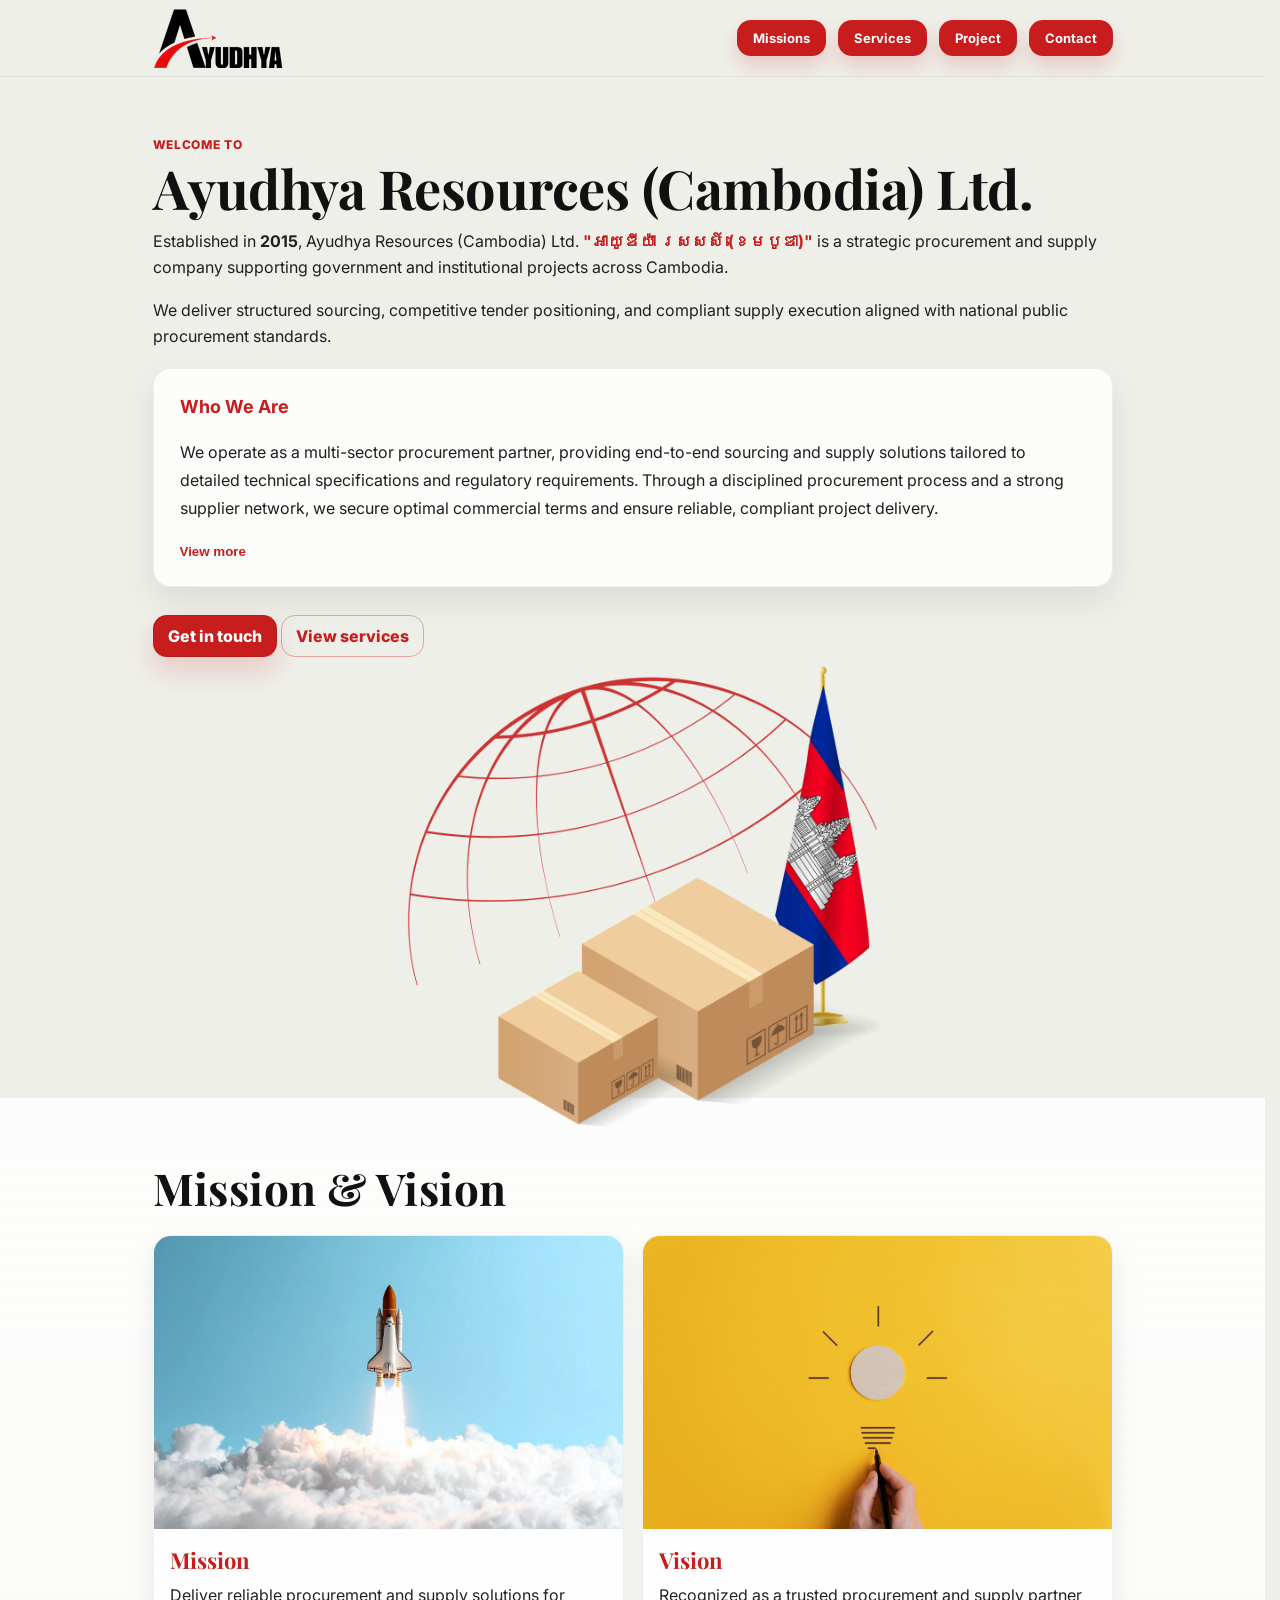
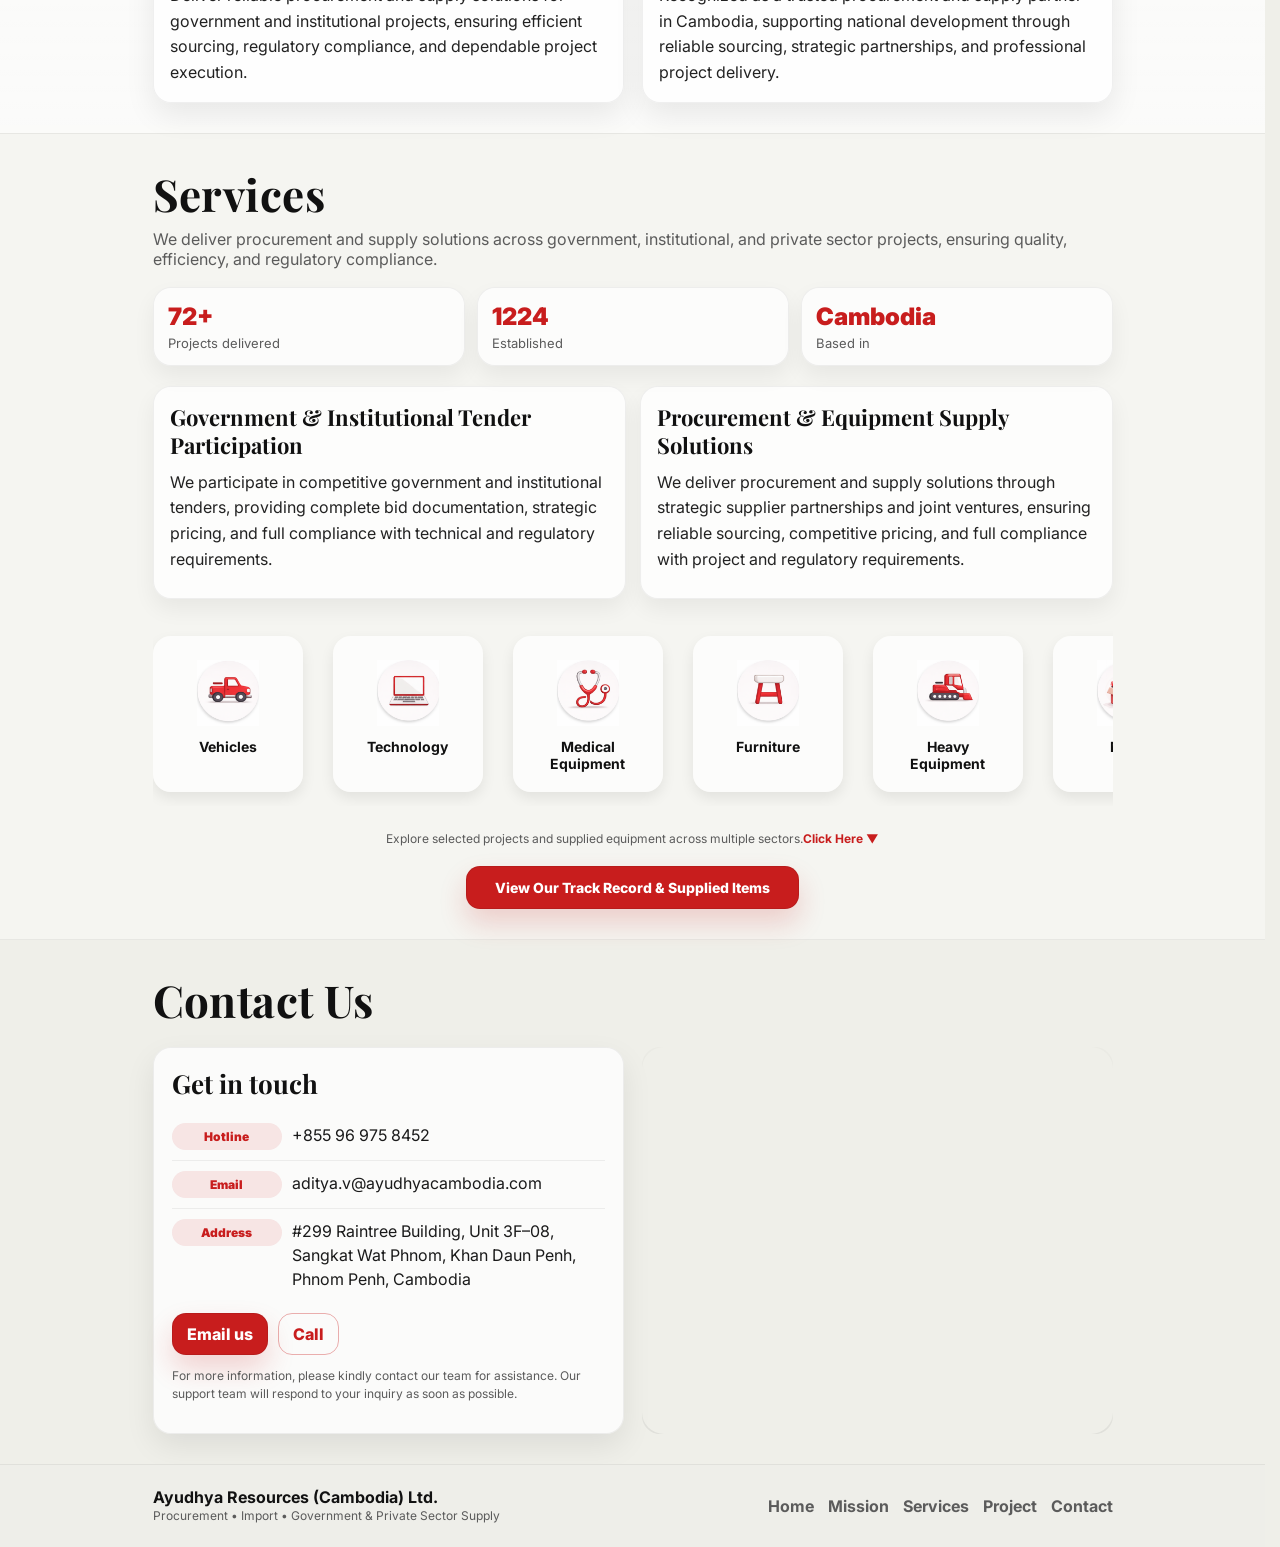
<file: index.html>
<!doctype html>
<html lang="en">
<head>
  <meta charset="utf-8" />
  <meta name="viewport" content="width=device-width, initial-scale=1" />
  <title>Ayudhya Resources (Cambodia) Ltd. | Company Profile</title>
  <meta name="description" content="Ayudhya Resources (Cambodia) Ltd. — trusted supplier providing procurement solutions for government and private sector in Cambodia." />

  <!-- Fonts (safe defaults if blocked) -->
  <link rel="preconnect" href="https://fonts.googleapis.com">
  <link rel="preconnect" href="https://fonts.gstatic.com" crossorigin>
  <link href="https://fonts.googleapis.com/css2?family=Inter:wght@400;600;700&family=Playfair+Display:wght@600;700&display=swap" rel="stylesheet">

  <link rel="stylesheet" href="styles.css" />
</head>
<body>
  <a class="skip" href="#about">Skip to content</a>

  <header class="header">
    <div class="container header__inner">
      <a href="index.html" class="brand">
      <img src="assets/logo.png" alt="Ayudhya Resources Logo" class="brand__logo">
      </a>

      <nav class="nav" aria-label="Primary">
        <a class="pill" href="#mission">Missions</a>
        <a class="pill" href="#goods">Services</a>
        <a class="pill" href="projects.html">Project</a>
        <a class="pill" href="#contact">Contact</a>
      </nav>

     <div class="mobile-menu" id="mobileMenu">
  <span></span>
</div>

    </div>
  </header>

  <main>
    <!-- ABOUT / COMPANY PROFILE -->
    <section id="about" class="section section--hero">
      <div class="container hero">
        <div class="hero__copy">
          <p class="eyebrow">Welcome to</p>
          <h1 class="title">Ayudhya Resources (Cambodia) Ltd.</h1>
          <p class="lead">
  Established in <strong>2015</strong>, Ayudhya Resources (Cambodia) Ltd. <strong class="click-link">"អាយូឌីយ៉ា រសសស៍ (ខេមបូឌា)"</strong> is a strategic procurement and supply company supporting government and institutional projects across Cambodia.
</p>
<p class="lead">
  We deliver structured sourcing, competitive tender positioning, and compliant supply execution aligned with national public procurement standards.
</p>
 <div class="card">
  <h2>Who We Are</h2>

  <p>
We operate as a multi-sector procurement partner, providing end-to-end sourcing and supply solutions tailored to detailed technical specifications and regulatory requirements. Through a disciplined procurement process and a strong supplier network, we secure optimal commercial terms and ensure reliable, compliant project delivery.
</p>

<div class="toggleContent">
  <h2 class="card-subtitle">Our Core Capabilities</h2>
  <p>
  Our core capabilities include strategic procurement and sourcing, competitive tender pricing, and multi-sector supply execution across government and institutional projects. We deliver structured bid positioning, regulatory-compliant documentation, and full end-to-end project coordination—from supplier engagement to logistics, delivery, and final implementation.
  </p>
</div>

<button class="toggleBtn">View more</button>
</div>
        </div>
<div class="hero-cta">
  <a class="btn" href="#contact">Get in touch</a>
  <a class="btn btn--ghost" href="#goods">View services</a>
</div>
</div>
        <div class="hero__visual">
  <div class="hero-graphic">
    <img class="globe-grid" src="assets/red-grid-globe.png" alt="" />
    <img class="boxes-flag" src="assets/boxes-flag.png" alt="Company visual" />
  </div>
</div>
    </div>  
</section>
    <section id="mission" class="section mission-section">
      <div class="container">
        <h2 class="section__title">Mission &amp; Vision</h2>

        <div class="grid2">
          <article class="panel">
            <div class="panel__media" aria-hidden="true">
              <img src="assets/mission.png" alt="Mission" loading="lazy" />
            </div>
            <div class="panel__body">
              <h3>Mission</h3>
              <p>
                Deliver reliable procurement and supply solutions for government and institutional projects, ensuring efficient sourcing, regulatory compliance, and dependable project execution.
              </p>
            </div>
          </article>

          <article class="panel">
            <div class="panel__media" aria-hidden="true">
              <img src="assets/vision.png" alt="Vision" loading="lazy" />
            </div>
            <div class="panel__body">
              <h3>Vision</h3>
              <p>
                Recognized as a trusted procurement and supply partner in Cambodia, supporting national development through reliable sourcing, strategic partnerships, and professional project delivery.
              </p>
            </div>
          </article>
        </div>
      </div>
    </section>

    <!-- GOODS & SERVICES -->
    <section id="goods" class="section section--alt">
      <div class="container">
        <div class="kicker">
          <h2 class="section__title">Services</h2>
          <p class="muted">
            We deliver procurement and supply solutions across government, institutional, and private sector projects, ensuring quality, efficiency, and regulatory compliance.
          </p>
        </div>

        <div class="stats">
          <!-- Edit this number if you want -->
          <div class="stat">
            <div class="stat__num" data-count="100">100+</div>
            <div class="stat__label">Projects delivered</div>
          </div>
          <div class="stat">
            <div class="stat__num" data-count="2015">2015</div>
            <div class="stat__label">Established</div>
            </div>
          <div class="stat">
            <div class="stat__num">Cambodia</div>
            <div class="stat__label">Based in</div>
          </div>
        </div>

        <div class="serviceGrid">
  <article class="service">
    <h3>Government & Institutional Tender Participation</h3>
    <p>
      We participate in competitive government and institutional tenders, providing complete bid documentation, strategic pricing, and full compliance with technical and regulatory requirements.
    </p>
  </article>
  <article class="service">
    <h3>Procurement & Equipment Supply Solutions</h3>
    <p>
      We deliver procurement and supply solutions through strategic supplier partnerships and joint ventures, ensuring reliable sourcing, competitive pricing, and full compliance with project and regulatory requirements.
    </p>
  </article>
</div>
        <div class="supplySlider">
  <div class="sliderTrack">

    <div class="iconCard">
      <div class="iconCircle"><img src="assets/Vehicle.png" alt="Vehicles"></div>
      <p>Vehicles</p>
    </div>

    <div class="iconCard">
      <div class="iconCircle"><img src="assets/Technology.png" alt="Technology"></div>
      <p>Technology</p>
    </div>

    <div class="iconCard">
      <div class="iconCircle"><img src="assets/Medical Equipment.png" alt="Medical Equipment"></div>
      <p>Medical Equipment</p>
    </div>

    <div class="iconCard">
      <div class="iconCircle"><img src="assets/Furniture.png" alt="Furniture"></div>
      <p>Furniture</p>
    </div>

    <div class="iconCard">
      <div class="iconCircle"><img src="assets/Heavy Equipment.png" alt="Heavy Equipment"></div>
      <p>Heavy Equipment</p>
    </div>

    <div class="iconCard">
      <div class="iconCircle"><img src="assets/More.png" alt="More"></div>
      <p>More</p>
    </div>

    <!-- Duplicate for seamless loop -->
    <div class="iconCard">
      <div class="iconCircle"><img src="assets/Vehicle.png" alt="Vehicles"></div>
      <p>Vehicles</p>
    </div>

    <div class="iconCard">
      <div class="iconCircle"><img src="assets/Technology.png" alt="Technology"></div>
      <p>Technology</p>
    </div>

    <div class="iconCard">
      <div class="iconCircle"><img src="assets/Medical Equipment.png" alt="Medical Equipment"></div>
      <p>Medical Equipment</p>
    </div>

    <div class="iconCard">
      <div class="iconCircle"><img src="assets/Furniture.png" alt="Furniture"></div>
      <p>Furniture</p>
    </div>

    <div class="iconCard">
      <div class="iconCircle"><img src="assets/Heavy Equipment.png" alt="Heavy Equipment"></div>
      <p>Heavy Equipment</p>
    </div>

    <div class="iconCard">
      <div class="iconCircle"><img src="assets/More.png" alt="More"></div>
      <p>More</p>
    </div>
    
  </div>
</div>
        <div class="sliderAction">
<p class="track-text">
 Explore selected projects and supplied equipment across multiple sectors.<strong class="click-link">Click Here ▼</strong> 
</p>
<a href="projects.html" class="btn btn--primary">
View Our Track Record & Supplied Items
</a>
</div>
 </section>
    <!-- CONTACT -->
    <section id="contact" class="section">
      <div class="container">
        <h2 class="section__title">Contact Us</h2>

        <div class="contact">
          <div class="contact__card">
            <h3>Get in touch</h3>

            <div class="contact__row">
              <div class="badge">Hotline</div>
              <a class="contact__value" href="tel:+855969758452">+855 96 975 8452</a>
            </div>

            <div class="contact__row">
              <div class="badge">Email</div>
              <a class="contact__value" href="mailto:aditya.v@ayudhyacambodia.com">aditya.v@ayudhyacambodia.com</a>
            </div>

            <div class="contact__row">
              <div class="badge">Address</div>
              <div class="contact__value">
                #299 Raintree Building, Unit 3F–08, Sangkat Wat Phnom, Khan Daun Penh, Phnom Penh, Cambodia
              </div>
            </div>

            <div class="contact__actions">
              <a class="btn" href="mailto:aditya.v@ayudhyacambodia.com?subject=Inquiry%20from%20Website">Email us</a>
              <a class="btn btn--ghost" href="tel:+855969758452">Call</a>
            </div>

            <p class="tiny muted">
              For more information, please kindly contact our team for assistance. Our support team will respond to your inquiry as soon as possible.
            </p>
          </div>

          <div class="contact__media">
  <iframe
    class="frame"
    src="https://www.google.com/maps?q=Raintree+Building,+299,+Wat+Phnom,+Phnom+Penh,+Cambodia&output=embed"
    width="100%"
    height="100%"
    style="border:0;"
    allowfullscreen=""
    loading="lazy">
  </iframe>
</div>
        </div>
      </div>
    </section>
  </main>

  <footer class="footer">
    <div class="container footer__inner">
      <div>
        <strong>Ayudhya Resources (Cambodia) Ltd.</strong>
        <div class="muted tiny">Procurement • Import • Government &amp; Private Sector Supply</div>
      </div>
      <div class="footer__links">
        <a href="#about">Home</a>
        <a href="#mission">Mission</a>
        <a href="#goods">Services</a>
        <a href="projects.html">Project</a>
        <a href="#contact">Contact</a>
      </div>
    </div>
  </footer>

  <script src="script.js"></script>
  
  <button id="backTop" aria-label="Back to top">
<svg viewBox="0 0 24 24" width="18" height="18">
<path d="M6 14l6-6 6 6" stroke="white" stroke-width="2" fill="none" stroke-linecap="round" stroke-linejoin="round"/>
</svg>
</button>

</body>
</html>
</file>
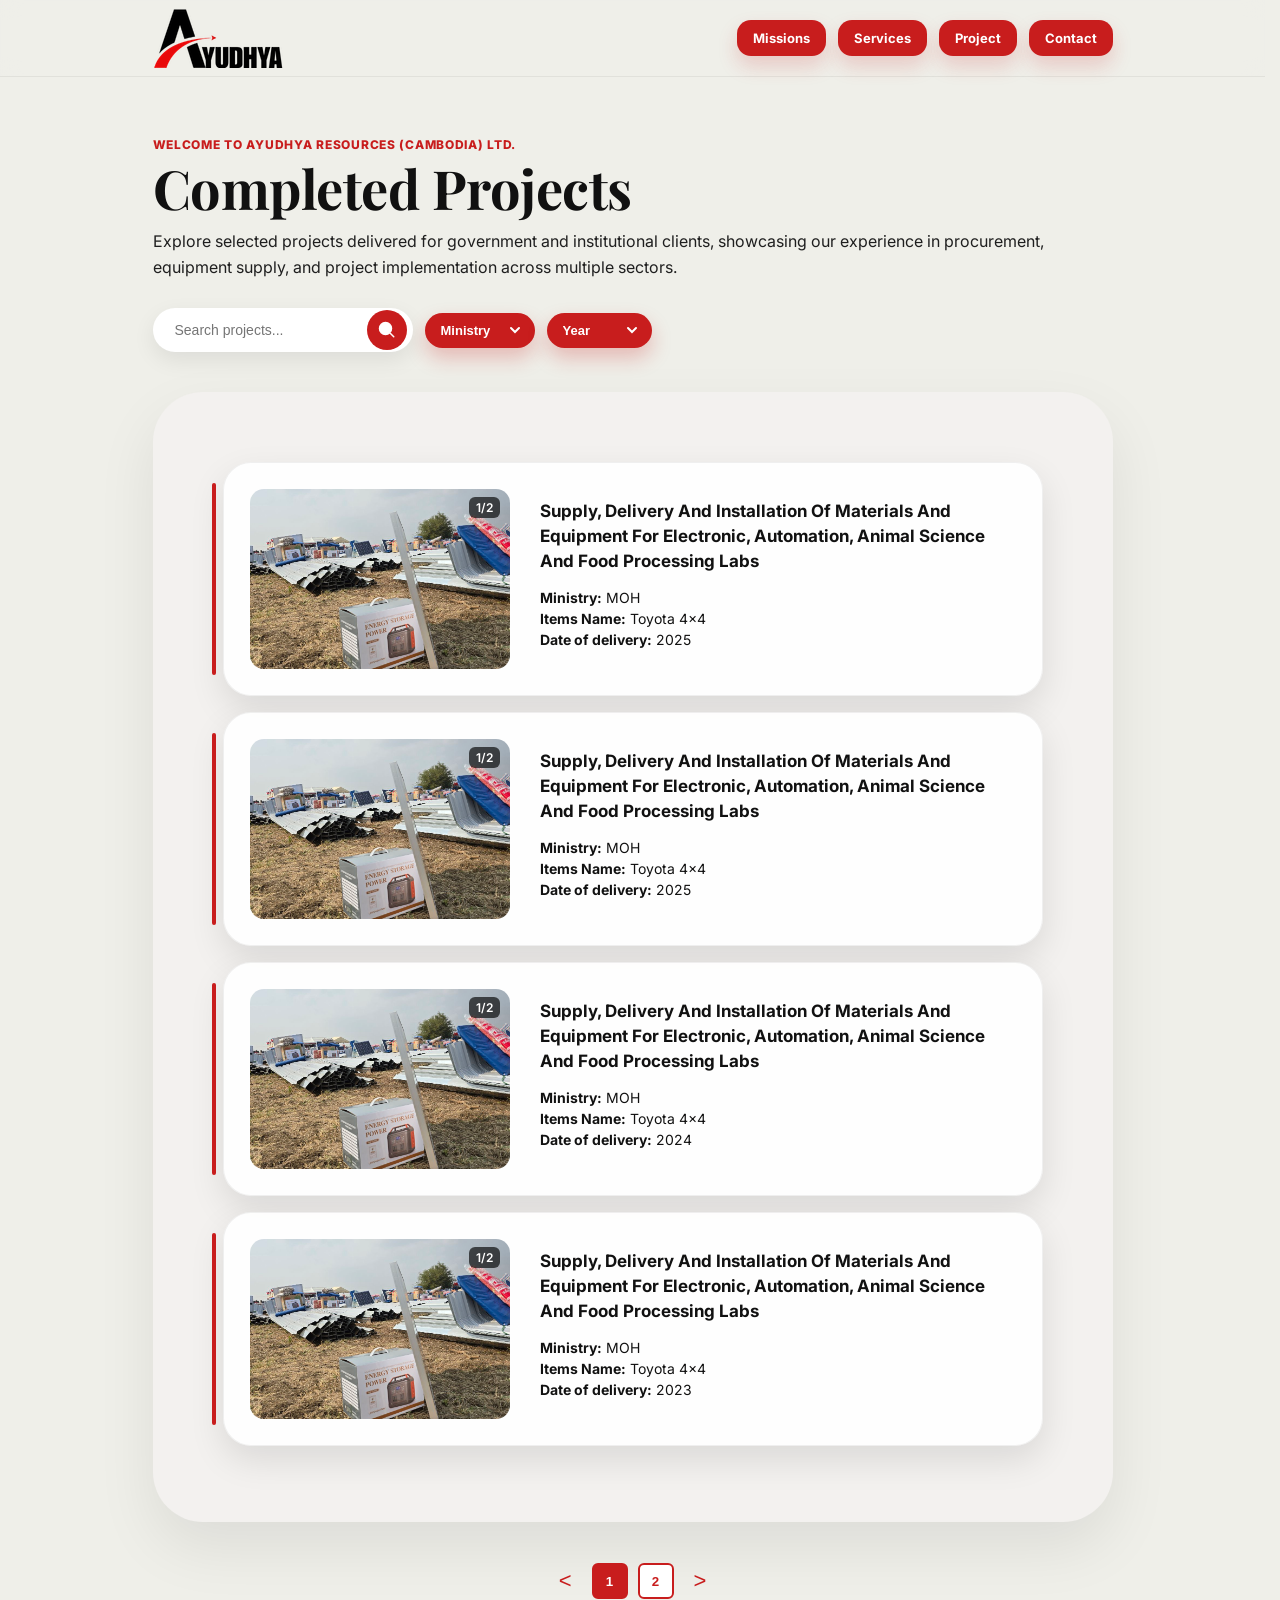
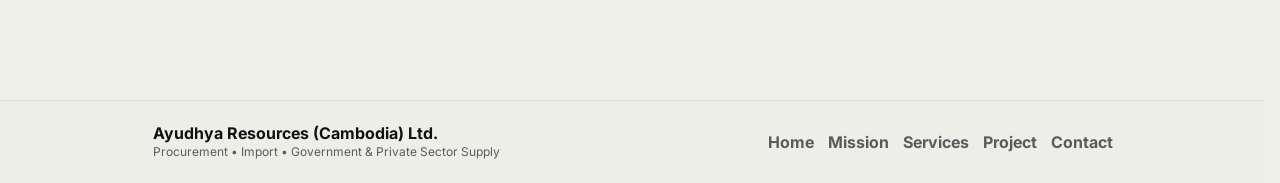
<file: projects.html>
<!doctype html>
<html lang="en">
<head>
  <meta charset="utf-8" />
  <meta name="viewport" content="width=device-width, initial-scale=1" />
  <title>Projects | Ayudhya Resources (Cambodia) Ltd.</title>
  <link rel="preconnect" href="https://fonts.googleapis.com">
<link rel="preconnect" href="https://fonts.gstatic.com" crossorigin>
<link href="https://fonts.googleapis.com/css2?family=Inter:wght@400;600;700&family=Playfair+Display:wght@600;700&display=swap" rel="stylesheet">
  <link rel="stylesheet" href="styles.css" />
</head>

<body>

<header class="header">
  <div class="container header__inner">
    <a href="index.html" class="brand">
      <img src="assets/logo.png" alt="Ayudhya Resources Logo" class="brand__logo">
    </a>

    <nav class="nav">
      <a class="pill" href="index.html#mission">Missions</a>
      <a class="pill" href="index.html#goods">Services</a>
      <a class="pill" href="projects.html">Project</a>
      <a class="pill" href="index.html#contact">Contact</a>
    </nav>

    <div class="mobile-menu" id="mobileMenu">
  <span></span>
</div>

  </div>
</header>

<main>

<section class="projects-hero">
  <div class="container hero">
    <div class="projects-hero__inner">
      <div class="hero__copy">
          <p class="eyebrow">
  Welcome to <span class="company-name">Ayudhya Resources (Cambodia) Ltd.</span>
</p>
          <h1 class="title">Completed Projects</h1>
          <p class="lead">
  Explore selected projects delivered for government and institutional clients, showcasing our experience in procurement, equipment supply, and project implementation across multiple sectors.
</p>
      </div>
      <div class="projects-hero__controls">

  <div class="searchBox">
    <input 
      type="text"
      id="searchInput"
      placeholder="Search projects..."
      autocomplete="off"
    >

    <button id="searchBtn">
      <svg width="18" height="18" viewBox="0 0 24 24" fill="white">
        <path d="M21 21l-4.35-4.35M10 18a8 8 0 100-16 8 8 0 000 16z"
        stroke="white" stroke-width="2" stroke-linecap="round"/>
      </svg>
    </button>
  </div>

  <!-- Ministry filter -->
<select id="ministryFilter" class="filterSelect">
  <option value="" disabled selected hidden>Ministry</option>
  <option value="clear">Clear All</option>
  <option value="MOH">MOH</option>
  <option value="MOYES">MOYES</option>
  <option value="MLMUPC">MLMUPC</option>
  <option value="MAPP">MAPP</option>
</select>

<select id="yearFilter" class="filterSelect">
  <option value="" disabled selected hidden>Year</option>
  <option value="clear">Clear All</option>
  <option value="2025">2025</option>
  <option value="2024">2024</option>
  <option value="2023">2023</option>
</select>

</div>
      </div>
    </div>
  </div>
</section>

    <section class="projects-board">
  <div class="container">
    <div class="board-inner">
      <div class="projectGrid" id="projectGrid">

<!-- Project 1 -->
      <div class="projectCard" data-ministry="MOH" data-year="2024">
      <div class="recordMedia">
          <img class="slide active" src="assets/project-image-1.jpg">
          <img class="slide" src="assets/project-image-1-1.jpg">
          <button class="left">&lt;</button>
          <button class="right">&gt;</button>
      <div class="slideCounter"></div>
      </div>
      <div class="projectInfo">
          <h3>
           Supply, Delivery And Installation Of Materials And Equipment
            For Electronic, Automation, Animal Science And Food Processing Labs
          </h3>
          <p><strong>Ministry:</strong> MOH</p>
          <p><strong>Items Name:</strong> Toyota 4x4</p>
          <p><strong>Date of delivery:</strong> 2025</p>
        </div>
      </div>

<!-- Project 2 -->
      <div class="projectCard" data-ministry="MOH" data-year="2024">
      <div class="recordMedia">
          <img class="slide active" src="assets/project-image-1.jpg">
          <img class="slide" src="assets/project-image-1-1.jpg">
          <button class="left">&lt;</button>
          <button class="right">&gt;</button>
      <div class="slideCounter"></div>
      </div>
      <div class="projectInfo">
          <h3>
           Supply, Delivery And Installation Of Materials And Equipment
            For Electronic, Automation, Animal Science And Food Processing Labs
          </h3>
          <p><strong>Ministry:</strong> MOH</p>
          <p><strong>Items Name:</strong> Toyota 4x4</p>
          <p><strong>Date of delivery:</strong> 2025</p>
        </div>
      </div>

<!-- Project 3 -->
      <div class="projectCard" data-ministry="MOH" data-year="2024">
      <div class="recordMedia">
          <img class="slide active" src="assets/project-image-1.jpg">
          <img class="slide" src="assets/project-image-1-1.jpg">
          <button class="left">&lt;</button>
          <button class="right">&gt;</button>
      <div class="slideCounter"></div>
      </div>
      <div class="projectInfo">
          <h3>
           Supply, Delivery And Installation Of Materials And Equipment
            For Electronic, Automation, Animal Science And Food Processing Labs
          </h3>
          <p><strong>Ministry:</strong> MOH</p>
          <p><strong>Items Name:</strong> Toyota 4x4</p>
          <p><strong>Date of delivery:</strong> 2024</p>
        </div>
      </div>

<!-- Project 4 -->
      <div class="projectCard" data-ministry="MAPP" data-year="2024">
      <div class="recordMedia">
          <img class="slide active" src="assets/project-image-1.jpg">
          <img class="slide" src="assets/project-image-1-1.jpg">
          <button class="left">&lt;</button>
          <button class="right">&gt;</button>
      <div class="slideCounter"></div>
      </div>
      <div class="projectInfo">
          <h3>
           Supply, Delivery And Installation Of Materials And Equipment
            For Electronic, Automation, Animal Science And Food Processing Labs
          </h3>
          <p><strong>Ministry:</strong> MOH</p>
          <p><strong>Items Name:</strong> Toyota 4x4</p>
          <p><strong>Date of delivery:</strong> 2023</p>
        </div>
      </div>

<!-- Project 5 -->
      <div class="projectCard" data-ministry="MLMUPC" data-year="2025">
      <div class="recordMedia">
          <img class="slide active" src="assets/project-image-1.jpg">
          <img class="slide" src="assets/project-image-1-1.jpg">
          <button class="left">&lt;</button>
          <button class="right">&gt;</button>
      <div class="slideCounter"></div>
      </div>
      <div class="projectInfo">
          <h3>
           Supply, Delivery And Installation Of SOLAR PANEL SYSTEM FOR HEALTH CENTERS IN RURAL AREAS
          </h3>
          <p><strong>Ministry:</strong> MOH</p>
          <p><strong>Items Name:</strong> Toyota 4x4</p>
          <p><strong>Date of delivery:</strong> 2025</p>
        </div>
      </div>

<!-- Project 6 -->
      <div class="projectCard" data-ministry="MOYES" data-year="2023">
      <div class="recordMedia">
          <img class="slide active" src="assets/project-image-1.jpg">
          <img class="slide" src="assets/project-image-1-1.jpg">
          <button class="left">&lt;</button>
          <button class="right">&gt;</button>
      <div class="slideCounter"></div>
      </div>
      <div class="projectInfo">
          <h3>
           Supply, Delivery And Installation Of Tables to MOYES
          </h3>
          <p><strong>Ministry:</strong> MOH</p>
          <p><strong>Items Name:</strong> Toyota 4x4</p>
          <p><strong>Date of delivery:</strong> 2023</p>
        </div>
      </div>

<!-- Project 7 -->
      <div class="projectCard" data-ministry="MOH" data-year="2025">
      <div class="recordMedia">
          <img class="slide active" src="assets/project-image-1.jpg">
          <img class="slide" src="assets/project-image-1-1.jpg">
          <button class="left">&lt;</button>
          <button class="right">&gt;</button>
      <div class="slideCounter"></div>
      </div>
      <div class="projectInfo">
          <h3>
           Supply, Delivery And Installation Of 4x4 pickup trucks for MOH
          </h3>
          <p><strong>Ministry:</strong> MOH</p>
          <p><strong>Items Name:</strong> Toyota 4x4</p>
          <p><strong>Date of delivery:</strong> 2025</p>
        </div>
      </div>
      <p id="endMessage" class="endMessage">
You have reached the end of our current project listings. More projects will be added soon.
</p>
      </div>
      <p id="noResults" class="noResults">No projects found.</p>
    </div>
<div class="pagination" id="pagination"></div>
</section>

</main>

<footer class="footer">
  <div class="container footer__inner">
    <div>
      <strong>Ayudhya Resources (Cambodia) Ltd.</strong>
      <div class="muted tiny">Procurement • Import • Government & Private Sector Supply</div>
    </div>
    <div class="footer__links">
<a href="index.html#about">Home</a>
<a href="index.html#mission">Mission</a>
<a href="index.html#goods">Services</a>
<a href="projects.html">Project</a>
<a href="index.html#contact">Contact</a>
      </div>
  </div>
</footer>
<div id="imageViewer" class="imageViewer">

  <span class="viewerClose">&times;</span>

  <button class="viewerPrev">&#10094;</button>

  <div class="viewerContent">
    <img id="viewerImg">
    <div id="viewerCounter"></div>
  </div>

  <button class="viewerNext">&#10095;</button>

</div>

<script src="script.js"></script>

<button id="backTop" aria-label="Back to top">
<svg viewBox="0 0 24 24" width="18" height="18">
<path d="M6 14l6-6 6 6" stroke="white" stroke-width="2" fill="none" stroke-linecap="round" stroke-linejoin="round"/>
</svg>
</button>

</body>
</html>
</file>
<file: styles.css>
:root{
  --bg:#efefe9;
  --paper:#ffffff;
  --ink:#111;
  --muted:#5b5b5b;
  --brand:#c81d1d;
  --brand2:#ff6b9c;
  --ring: rgba(200,29,29,.18);
  --shadow: 0 14px 40px rgba(0,0,0,.12);
  --radius: 18px;
  --max: 1000px;
}

*{box-sizing:border-box}
html{scroll-behavior:smooth}
html{scrollbar-gutter: stable;}
html, body{
  margin:0;
  padding:0;
  width:100%;
}

body{
  min-height:100vh;
  display:flex;
  flex-direction:column;
}
body{
  margin:0;
  font-family: Inter, system-ui, -apple-system, Segoe UI, Roboto, Arial, sans-serif;
  color:var(--ink);
  background: radial-gradient(1200px 800px at 70% 0%, rgba(255,107,156,.18), transparent 60%),
              radial-gradient(900px 700px at 0% 30%, rgba(200,29,29,.12), transparent 55%),
              var(--bg);

  display:flex;
  flex-direction:column;
}

img{max-width:100%; height:auto; display:block}

.container{max-width:var(--max); margin:0 auto; padding:0 20px}

.skip{
  position:absolute; left:-999px; top:auto; width:1px; height:1px; overflow:hidden;
}
.skip:focus{left:20px; top:20px; width:auto; height:auto; padding:10px 12px; background:var(--paper); border-radius:12px; box-shadow:var(--shadow)}

.header{
  position:sticky; top:0; z-index:50;
  backdrop-filter: blur(10px);
  background: rgba(239,239,233,.72);
  border-bottom: 1px solid rgba(0,0,0,.06);
}
.header__inner{display:flex; align-items:center; justify-content:space-between; gap:16px; padding:8px 20px}

.brand{display:flex; align-items:center; gap:12px}
.brand__mark{
  width:42px; height:42px; border-radius:14px;
  display:grid; place-items:center;
  background: linear-gradient(135deg, var(--brand), var(--brand2));
  color:white; font-weight:800; letter-spacing:.02em;
  box-shadow: 0 10px 22px rgba(200,29,29,.25);
}
.brand__name{font-weight:800; letter-spacing:.08em}
.brand__sub{font-size:12px; color:var(--muted)}

.nav{
  display:flex;
  align-items:center;
  gap:12px;
}

.pill{
  display:inline-flex;
  align-items:center;
  justify-content:center;

  height:36px;
  padding:0 16px;

  font-weight:700;
  font-size:13px;
  line-height:1;

  text-decoration:none;
  color:white;
  background:var(--brand);

  border-radius:14px;
  box-shadow:0 10px 20px rgba(200,29,29,.18);
  transition:.2s ease;
}

.pill{
  transition: all .25s ease;
}

.pill:hover{
  transform: translateY(-2px);
  background: var(--brand);
  box-shadow: 0 14px 30px rgba(200,29,29,.45);
  text-shadow: 0 0 8px white;
}

.section{padding:30px 0}

#goods .kicker{
  display:block;
}

#goods .section__title{
  margin-bottom:6px;
}

#goods .muted{
  margin:0 0 18px;
}

.section--hero{
  padding:60px 0 0 0;
  position: relative;
  overflow: visible;
}
.section--alt{background: rgba(255,255,255,.35); border-top:1px solid rgba(0,0,0,.06); border-bottom:1px solid rgba(0,0,0,.06)}

.section__title{
  font-family: "Playfair Display", Georgia, serif;
  font-size: 44px;
  margin:0 0 18px;
  letter-spacing:.01em;
  font-weight: 700;
}

.eyebrow{margin:0 0 8px; color:var(--brand); font-weight:800; letter-spacing:.06em; text-transform:uppercase; font-size:12px}
.title{
  font-family: "Playfair Display", Georgia, serif;
  margin:0 0 12px;
  font-size: 54px;
  line-height:1.06;
  font-weight: 700;
  letter-spacing: -0.5px;
}
.lead{margin:0 0 18px; color:#1f1f1f; line-height:1.6}
.card {
  background: rgba(255,255,255,.78);
  border: 1px solid rgba(0,0,0,.06);
  border-radius: var(--radius);
  padding: 22px 26px;
  box-shadow: 0 14px 34px rgba(0,0,0,.08);
  margin: 16px 0;
  line-height: 1.75;
}
.card h2 {
  margin: 0 0 16px;
  font-size: 18px;
  font-weight: 700;
  color: var(--brand);
}
.card h3 {
  margin: 26px 0 12px;
  padding-top: 20px;
  border-top: 1px solid rgba(0,0,0,.06);
  font-size: 18px;
  font-weight: 700;
  color: var(--brand);
}
.card p {
  margin: 0 0 14px;
  font-size: 16px;
  color: #1f1f1f;
  line-height: 1.75;
}
.card p:last-child {
  margin-bottom: 0;
}
.card img{
  display:block;
  border-bottom:1px solid rgba(0,0,0,0.05);
}

.hero__cta{display:flex; gap:10px; flex-wrap:wrap; margin-top:14px}

.btn{
  display:inline-flex; align-items:center; justify-content:center;
  text-decoration:none;
  border-radius: 14px;
  padding: 10px 14px;
  background: var(--brand);
  color:white;
  font-weight:800;
  border: 1px solid rgba(0,0,0,.08);
  box-shadow: 0 14px 28px rgba(200,29,29,.18);
}
.btn{
  transition: all .25s ease;
}

.btn:hover{
  transform: translateY(-2px);
  background: var(--brand);
  box-shadow: 0 18px 35px rgba(200,29,29,.45);
  text-shadow: 0 0 8px white;
}
.btn--ghost{background:transparent; color:var(--brand); box-shadow:none; border:1px solid rgba(200,29,29,.35); transition: all .25s ease; }

.btn--ghost:hover{
  background:transparent;
  border-color:var(--brand);
  transform: translateY(-2px);
  box-shadow: 0 14px 30px rgba(200,29,29,.35);
}

.frame{
  border-radius: 22px;
  border: 1px solid rgba(0,0,0,.08);
  box-shadow: var(--shadow);
}

.grid2{display:grid; grid-template-columns:1fr 1fr; gap:18px}

.panel{
  border-radius: var(--radius);
  overflow:hidden;
  border: 1px solid rgba(0,0,0,.06);
  background: rgba(255,255,255,.75);
  box-shadow: 0 12px 30px rgba(0,0,0,.08);
}
.panel__media{aspect-ratio: 16 / 10; overflow:hidden}
.panel__media img{width:100%; height:100%; object-fit:cover}
.panel__body{padding:16px}
.panel__body h3{margin:0 0 8px; color:var(--brand); font-size:22px; font-family:"Playfair Display", Georgia, serif}
.panel__body p{margin:0; color:#222; line-height:1.6}

.kicker{display:flex; align-items:flex-end; justify-content:space-between; gap:18px; flex-wrap:wrap}
.muted{color:var(--muted)}

.stats{display:grid; grid-template-columns: repeat(3, 1fr); gap:12px; margin:18px 0 20px}
.stat{background: rgba(255,255,255,.7); border:1px solid rgba(0,0,0,.06); border-radius: var(--radius); padding:14px; box-shadow: 0 10px 22px rgba(0,0,0,.06)}
.stat__num{font-weight:900; font-size:24px}
.stat__label{color:var(--muted); font-size:13px; margin-top:4px}

.serviceGrid{display:grid; grid-template-columns:1fr 1fr; gap:14px; margin-top:8px}
.service{background: rgba(255,255,255,.75); border:1px solid rgba(0,0,0,.06); border-radius: var(--radius); padding:16px; box-shadow: 0 10px 22px rgba(0,0,0,.06)}
.service h3 {margin:0 0 10px;
  font-family:"Playfair Display", Georgia, serif;
  font-size:22px;
  line-height:1.3}
.service p{margin:0 0 10px; color:#222; line-height:1.6}
.link{color:var(--brand); text-decoration:none; font-weight:800}
.link:hover{text-decoration:underline}

.details{margin-top:16px; border-radius: var(--radius); overflow:hidden; border:1px solid rgba(0,0,0,.06); background: rgba(255,255,255,.7)}
.details summary{cursor:pointer; padding:12px 14px; font-weight:800; color:var(--brand)}
.details__body{padding:14px}

.contact{display:grid; grid-template-columns: 1fr 1fr; gap:18px; align-items:stretch;}
.contact__card{background: rgba(255,255,255,.75); border:1px solid rgba(0,0,0,.06); border-radius: var(--radius); padding:18px; box-shadow: 0 12px 30px rgba(0,0,0,.08)}
.contact__card h3{margin:0 0 12px; font-family:"Playfair Display", Georgia, serif; font-size:26px}

.contact__row{display:grid; grid-template-columns: 110px 1fr; gap:10px; align-items:start; padding:10px 0; border-top:1px solid rgba(0,0,0,.06)}
.contact__row:first-of-type{border-top:none}
.badge{display:inline-flex; align-items:center; justify-content:center; padding:6px 10px; border-radius: 999px; background: rgba(200,29,29,.1); color:var(--brand); font-weight:900; font-size:12px}
.contact__value{color:#1a1a1a; line-height:1.5; text-decoration:none}
.contact__value:hover{text-decoration:underline}

.contact__actions{display:flex; gap:10px; margin-top:12px; flex-wrap:wrap}

.tiny{font-size:12px; line-height:1.5}

body{
  margin:0;
  font-family: Inter, system-ui, -apple-system, Segoe UI, Roboto, Arial, sans-serif;
  color:var(--ink);
  background:var(--bg);
}
main{flex:1;}
.footer{
  padding:22px 0;
  border-top:1px solid rgba(0,0,0,.06);
  background: rgba(239,239,233,.95);
}

.footer__inner{display:flex; align-items:center; justify-content:space-between; gap:12px; flex-wrap:wrap}
.footer__links{display:flex; gap:14px; flex-wrap:wrap}
.footer__links a{color:var(--muted); text-decoration:none; font-weight:700}
.footer__links a:hover{color:var(--brand)}
@media (max-width: 980px){
  .hero{grid-template-columns:1fr}
  .hero__visual{order:-1}
  .grid2{grid-template-columns:1fr}
  .serviceGrid{grid-template-columns:1fr}
  .contact{grid-template-columns:1fr}
  .stats{grid-template-columns:1fr}
  .section__title{font-size:34px}
  .title{font-size:38px}
}
.brand {
  display: flex;
  align-items: center;
}

.brand{
  display:flex;
  align-items:center;
  height:60px;        /* same height as logo */
}

.brand__logo{
  height:60px;
  width:auto;
  display:block;
}

.mission-section{
  background: linear-gradient(
    to bottom,
    rgba(255,255,255,0.9),
    rgba(255,255,255,0.75)
  );
  border-top: 1px solid rgba(0,0,0,0.05);
  padding-top: 120px;
  position: relative;
}
/* ===== HERO LAYERED LOOK (like your screenshot) ===== */

.section--hero{
  padding:60px 0 0 0;     /* remove bottom padding */
  position: relative;
  overflow: visible;      /* allow overlap */
}
.hero__visual{
  display:flex;
  align-items:center;
  justify-content:center;
}
.hero-graphic{
  position: relative;
  width: 100%;
  max-width: 480px;       /* the size you want */
  margin-left: 28px;      /* a bit to the right */
  margin-bottom: -40px;   /* overlap into Mission */
}
.globe-grid{
  position:absolute;
  top:10px;
  left:50%;
  transform:translateX(-50%);
  width:110%;
  z-index:1;
}
.boxes-flag{
  position: relative;
  width: 100%;
  z-index: 2;
}
/* Give Mission space so title doesn't collide */
.mission-section{
  padding-top: 60px;
}
.contact__media img{
  width:100%;
  height:100%;
  object-fit:cover;
}

.contact__media{
  border-radius: var(--radius);
  overflow: hidden;
}

.contact__media iframe{
  width:100%;
  height:100%;
  min-height:260px;
  border:0;
  display:block;
}

.recordGrid{
  display:grid;
  grid-template-columns: repeat(2, 1fr);
  gap:18px;
  margin-top:20px;
}

.recordCard{
  background: rgba(255,255,255,.75);
  border:1px solid rgba(0,0,0,.06);
  border-radius: var(--radius);
  padding:22px;
  box-shadow: 0 12px 30px rgba(0,0,0,.08);
  transition: all .3s ease;
  position:relative;
}

.recordCard::before{
  content:"";
  position:absolute;
  left:0;
  top:0;
  bottom:0;
  width:5px;
  background: var(--brand);
  border-radius: 18px 0 0 18px;
}

.recordCard h3{
  margin:0 0 10px;
  font-family:"Playfair Display", Georgia, serif;
  font-size:20px;
  color:var(--brand);
}

.recordCard p{
  margin:0;
  line-height:1.6;
  color:#222;
}

.recordCard:hover{
  transform: translateY(-6px);
  box-shadow: 0 20px 45px rgba(0,0,0,.12);
}

@media (max-width: 980px){
  .recordGrid{
    grid-template-columns: 1fr;
  }
}
.toggleBtn{
  background:none;
  border:none;
  color:var(--brand);
  font-weight:800;
  cursor:pointer;
  padding:0;
  margin-top:8px;
}

.toggleBtn:hover{
  text-decoration:underline;
}

.toggleContent{
  max-height:0;
  overflow:hidden;
  transition:max-height .4s ease;
  margin-top:10px;
}

.toggleContent ul{
  padding-left:18px;
  line-height:1.6;
}

.toggleContent.active{
  max-height:500px;
}
/* ===== Minimal Icon Supply Slider ===== */

.supplySlider {
  overflow: hidden;
  margin-top: 25px; margin-bottom: 25px;
  position: relative;
  padding-top: 12px; padding-bottom: 14px;
}

.sliderTrack {
  display: flex;
  width: max-content;
  animation: scrollIcons 20s linear infinite;
}

.iconCard {
  width: 150px;
  margin-right: 30px;
  text-align: center;
  padding: 20px;
  background: rgba(255,255,255,.75);
  border-radius: 18px;
  box-shadow: 0 6px 14px rgba(0,0,0,.08);
  transition: transform .3s ease;
}

.iconCard:hover {
  transform: translateY(-6px);
}

.iconCircle {
  width: 70px;
  height: 70px;
  margin: 0 auto 12px;
  display: flex;
  align-items: center;
  justify-content: center;
  color: var(--brand);
  font-size: 28px;
  border-radius: 50%;
}

.iconCard p {
  margin: 0;
  font-weight: 700;
  font-size: 14px;
}

@keyframes scrollIcons {
  from { transform: translateX(0); }
  to { transform: translateX(-50%); }
}

.click-link{
  color: var(--brand);
}

/* ===== Professional View More Placement ===== */

.sliderAction{
  margin-top: 0px;
  text-align: center;
}

.sliderAction .btn{
  padding: 12px 28px;
  border-radius: 14px; /* same as Get in touch */
  font-size: 14px;
}

.track-text{
  margin-bottom:20px; margin-top:0px;
  color:var(--muted);
  font-size:12px;
  text-align:center;
}
.moreContent{
  max-height: 0;
  overflow: hidden;
  transition: max-height .5s ease;
  margin-top: 30px;
}

.moreContent.active{
  max-height: 600px;
}

.morePlaceholder{
  background: rgba(255,255,255,.9);
  border-radius: 18px;
  padding: 40px;
  box-shadow: 0 12px 30px rgba(0,0,0,.08);
  width: 100%;
  text-align: center;
  color: var(--muted);
  font-style: italic;
}
.morePlaceholder{
  border: 1px solid rgba(0,0,0,.06);
}
/* ===== CORE CAPABILITIES ===== */
.capGrid{
  display:grid;
  grid-template-columns: repeat(2, 1fr);
  gap:18px;
  margin-top:30px;
}

.capCard{
  background: rgba(255,255,255,.8);
  border:1px solid rgba(0,0,0,.06);
  border-radius: var(--radius);
  box-shadow: 0 12px 30px rgba(0,0,0,.08);
  overflow:hidden;
  transition: box-shadow .3s ease;
}

.capCard.active{
  box-shadow: 0 18px 45px rgba(0,0,0,.12);
}

.capHeader{
  width:100%;
  background:none;
  border:none;
  padding:20px 22px;
  display:flex;
  justify-content:space-between;
  align-items:center;
  cursor:pointer;
  font-family:"Playfair Display", Georgia, serif;
  font-size:18px;
  font-weight:600;
  color:var(--brand);
}
.capIcon{
  font-size:16px;
  transition: transform .3s ease;
  display:inline-block;
}
.capCard.active .capIcon{
  transform: rotate(90deg);
}
.capContent{
  max-height:0;
  overflow:hidden;
  transition: max-height .4s ease;
  padding: 0 22px;
}

.capCard.active .capContent{
  max-height:400px;
  padding-bottom:20px;
}

.capContent p{
  margin:0 0 12px;
  line-height:1.6;
  color:#222;
}

.capContent ul{
  margin:0;
  padding-left:18px;
  line-height:1.6;
}
.card,
.service,
.panel,
.recordCard,
.capItem,
.contact__card,
.iconCard {
  transition: transform .25s ease, box-shadow .25s ease;
}

.card:hover,
.service:hover,
.panel:hover,
.contact__card:hover {
  transform: translateY(-4px);
  box-shadow: 0 18px 40px rgba(0,0,0,.10);
}
.hero-cta {
  margin-top: 28px;
}
.capabilities {
  padding-top: 20px;
  padding-bottom: 60px;
  margin-bottom: 18px;
}
.capabilities .section__title {
  margin-bottom: 28px;
}
/* Fix hero alignment consistency */
.hero__copy {
  padding-left: 0;
  margin-left: 0;
}
.capabilities .container {
  padding-right: 0px;
  max-width: 1000px;
}
.view-more {
  color: var(--brand);
  font-weight: 600;
  text-decoration: none;
  margin-left: 6px;
  font-size: 14px;
}

.view-more:hover {
  text-decoration: underline;
}
.card-subtitle {
  margin: 20px 0 8px;
  color: var(--brand);
  font-size: 18px;
  font-weight: 700;
}
.toggleContent ul {
  margin: 8px 0 0;
  padding-left: 20px;
}

.toggleContent li {
  margin-bottom: 6px;
  line-height: 1.6;
  color: #202020;
}
.toggleContent {
  font-size: 16px;        /* match your paragraph size */
  color: #202020;
}

.toggleContent ul {
  margin: 8px 0 0;
  padding-left: 20px;
}

.toggleContent li {
  margin-bottom: 6px;
  line-height: 1.6;
}
.card-subtitle {
  margin: 22px 0 12px;   /* more space above and below */
  color: var(--brand);
  font-size: 18px;
  font-weight: 700;
}

.card .capParagraph {
  margin-top: 6px;
  line-height: 1.75;     /* increase from 1.6 */
  font-size: 16px;
}
/* ===== SCROLLABLE PROJECT BOARD ===== */

.recordBoard {
  background: rgba(255,255,255,.95);
  border-radius: 22px;
  padding: 22px 24px;
  border: 1px solid rgba(0,0,0,.06);
  box-shadow: 0 14px 40px rgba(0,0,0,.08);

  max-height: 600px;   /* fixed clean height */
  overflow-y: auto;
}

/* Custom Scrollbar */
.recordBoard::-webkit-scrollbar {
  width: 8px;
}
.recordBoard::-webkit-scrollbar-thumb {
  background: rgba(200,29,29,.4);
  border-radius: 10px;
}

/* Grid */
.recordGrid {
  display: grid;
  grid-template-columns: 1fr;
  gap: 26px;
}

.recordItem {
  display: flex;
  gap: 30px;
  align-items: stretch;  /* important */
  background: rgba(255,255,255,.95);
  border-radius: 22px;
  padding: 22px;
}

.recordItem:hover {
  transform: translateY(-4px);
  box-shadow: 0 18px 40px rgba(0,0,0,.10);
}



.recordMedia img {
  width: 100%;
  height: 100%;
  object-fit: cover;
}
/* Slides */
.slideContainer {
  width: 100%;
  height: 100%;
  position: relative;
}

.slide {
  position: absolute;
  width: 100%;
  height: 100%;
  opacity: 0;
  transition: opacity .4s ease;
  display: flex;
  align-items: center;
  justify-content: center;
}

.slide.active {
  opacity: 1;
}

.placeholderSlide {
  background: linear-gradient(135deg, #6a6a6a, #4f4f4f);
  color: rgba(255,255,255,.6);
  font-weight: 600;
  font-size: 13px;
  letter-spacing: .05em;
  text-transform: uppercase;
}

/* Arrows */
.arrow {
  position: absolute;
  top: 50%;
  transform: translateY(-50%);
  background: rgba(0,0,0,.3);
  border: none;
  color: white;
  font-size: 18px;
  padding: 6px 10px;
  cursor: pointer;
  border-radius: 50%;
  z-index: 5;
}

.arrow.left { left: 10px; }
.arrow.right { right: 10px; }

/* Counter */
.slideCounter {
  position: absolute;
  top: 12px;
  right: 14px;
  background: rgba(0,0,0,.55);
  color: white;
  font-size: 12px;
  padding: 4px 10px;
  border-radius: 20px;
  font-weight: 600;
}

/* ===== INFO (CLEAN STRUCTURE) ===== */

.recordInfo {
  flex: 1;
  display: flex;
  flex-direction: column;
  text-align: left;
}

.projectTitle {
  font-family: "Playfair Display", Georgia, serif;
  font-size: 24px;
  line-height: 1.35;
  margin: 0 0 14px;
  font-weight: 700;
  color: var(--ink);
}

.projectDetail {
  margin: 4px 0;
  font-size: 16px;
  color: #333;
  line-height: 1;
}

.projectDetail strong {
  font-weight: 600;
  margin-right: 6px;   /* small clean spacing only */
}
/* Responsive */
@media (max-width: 980px) {
  .recordGrid {
    grid-template-columns: 1fr;
  }
}
.page-title {
  text-align: center;
  margin-bottom: 60px;
}

.project-controls {
  display: flex;
  justify-content: space-between;
  gap: 20px;
  margin-bottom: 50px;
}

.project-controls input,
.project-controls select {
  padding: 12px 18px;
  border-radius: 30px;
  border: 1px solid #ddd;
  font-family: inherit;
}

@media (max-width: 900px) {
  .projectGrid {
    grid-template-columns: 1fr;
  }

  .project-controls {
    flex-direction: column;
  }
}
/* ===============================
   PROJECT HERO SECTION
================================ */

.projects-hero {
  padding: 60px 0 0px;
  background: transparent;
}

.projects-hero__inner {
  display: block;
}

.projects-hero__text {
  max-width: 650px;
}

.projects-title {
  font-family: "Playfair Display", serif;
  font-size: 3.4rem;
  line-height: 1.1;
}

.projects-desc {
  color: var(--muted);
  line-height: 1.6;
}

.projects-hero__controls {
  display: flex;
  align-items: center;
  gap: 16px;
  margin-top: 28px;
}

.projects-hero__controls input {
  width: 260px;
  padding: 14px 22px;
  border-radius: 40px;
  border: none;
  background: white;
  box-shadow: 0 8px 22px rgba(0,0,0,.08);
  font-size: 14px;
}

.projects-hero__controls input:focus {
  outline: none;
  box-shadow: 0 0 0 4px var(--ring);
}


@media (max-width: 980px) {
  .projects-hero__inner {
    grid-template-columns: 1fr;
  }

  .projects-hero__controls {
    justify-content: flex-start;
    margin-top: 30px;
  }
}
/* ===== PROJECT BOARD WRAPPER ===== */

.projects-board {
  padding: 40px 0 100px;
}

.board-inner{
  background:#f3f1ef;
  border-radius:50px;
  padding:70px;
  box-shadow:0 25px 60px rgba(0,0,0,.08);
}

/* Desktop fixed board */
@media (min-width:769px){

  .board-inner{
    height:1130px;
    overflow:hidden;
  }

}

/* ===== Search Box ===== */

.searchBox{
  position:relative;
  width:260px;
}

.searchBox input{
  width:100%;
  padding:14px 50px 14px 22px;
  border-radius:40px;
  border:none;
  background:white;
  box-shadow:0 8px 22px rgba(0,0,0,.08);
  font-size:14px;
}

.searchBox button{
  position:absolute;
  right:6px;
  top:50%;
  transform:translateY(-50%);
  width:40px;
  height:40px;

  border:none;
  border-radius:50%;

  background:var(--brand);
  color:white;
  font-size:18px;
  cursor:pointer;

  display:flex;
  align-items:center;
  justify-content:center;
}

.searchBox button:hover{
  filter:brightness(1.1);
}
.noResults{
  display:none;
  text-align:center;
  margin-top:40px;
  font-size:16px;
  color:#777;
}
.projectGrid{
  display:grid;
  grid-template-columns:1fr;
  gap:16px;
}

/* CARD */

.projectCard{
  display:flex;
  align-items:flex-start;
  gap:30px;

  padding:26px;
  border-radius:28px;

  background:rgba(255,255,255,.92);
  border:1px solid rgba(0,0,0,.06);

  box-shadow:0 14px 35px rgba(0,0,0,.10);

  transition:transform .3s ease, box-shadow .3s ease;
  position:relative;
}

.projectCard::before{
  content:"";
  position:absolute;
  left:-12px;
  top:20px;
  bottom:20px;
  width:4px;
  background:var(--brand);
  border-radius:10px;
}

.projectCard:hover{
  transform: translateY(-8px);
  box-shadow: 0 26px 65px rgba(0,0,0,.18);
}

.projectCard{
  opacity: 0;
  transition: transform .3s ease, box-shadow .3s ease, opacity .3s ease;
}

.projectCard.page-animate{
  animation: pageCardFade .45s ease forwards;
}

@keyframes pageCardFade{
  from{
    opacity: 0;
  }
  to{
    opacity: 1;
  }
}

.projectCard:hover{
  transform: translateY(-8px);
  box-shadow: 0 26px 65px rgba(0,0,0,.18);
}

/* IMAGE */

.projectImage{
  flex:0 0 320px;
  position:relative;
  overflow:hidden;
  border-radius:18px;
}

.projectImage img{
  width:320px;
  height:220px;
  object-fit:cover;
  transition:transform .4s ease;
}

.projectCard:hover .projectImage img{
  transform:scale(1.03);
}

/* TEXT */

.projectInfo{
  flex:1;
  display:flex;
  flex-direction:column; margin-top:10px;
}

.projectInfo h3{
  margin:0 0 14px;
  font-size:17px;
  font-weight:700;
  line-height:1.45;
  font-family: Inter, system-ui, sans-serif;
}

.projectInfo p{
  margin:2px 0;
  font-size:14px;
}

/* LINK */

.viewImage{
  position:absolute;
  right:26px;
  bottom:22px;

  padding:8px 16px;
  border-radius:14px;

  background:rgba(0,0,0,.05);
  color:#111;

  text-decoration:none;
  font-weight:600;
  font-size:13px;

  transition:.2s ease;
}

.viewImage:hover{
  background:var(--brand);
  color:white;
}

.viewImage:hover{
  text-decoration:underline;
}

.projects-hero__controls{
  display:flex;
  align-items:center;
  gap:12px;
  margin-top:28px;
}

.filterSelect{
  padding:10px 36px 10px 16px;
  border-radius:30px;
  border:none;

  background:var(--brand);
  color:white;

  font-size:13px;
  font-weight:600;

  box-shadow:0 10px 20px rgba(200,29,29,.25);
  cursor:pointer;

  appearance:none;
  -webkit-appearance:none;
  -moz-appearance:none;

  background-image:url("data:image/svg+xml,%3Csvg xmlns='http://www.w3.org/2000/svg' width='12' height='8' viewBox='0 0 12 8'%3E%3Cpath d='M2 2l4 4 4-4' stroke='white' stroke-width='2' fill='none' stroke-linecap='round'/%3E%3C/svg%3E");
  background-repeat:no-repeat;
  background-position:right 14px center;
  background-size:12px;
}
/* Dropdown options */
.filterSelect option{
  background-color: #ffffff;
  color: #111;
}

/* Selected option */
.filterSelect option:checked{
  background-color: #ffffff;
  color: #111;
}
/* Remove default highlight where possible */
.filterSelect option:hover{
  background-color: #f2f2f2;
  color: #111;
}
.filterSelect:focus{
  outline:none;
  box-shadow:0 0 0 4px var(--ring);
}

/* PAGINATION */

.pagination{
  display:flex;
  justify-content:center;
  align-items:center;
  gap:10px;
  margin-top:40px;
}

.page-btn{
  width:36px;
  height:36px;
  border:2px solid var(--brand);
  background:white;
  color:var(--brand);
  font-weight:600;
  border-radius:6px;
  cursor:pointer;
  transition:0.2s;
}

.page-btn:hover{
  background:var(--brand);
  color:white;
}

.page-btn.active{
  background:var(--brand);
  color:white;
}

.page-next{
  border:none;
  background:none;
  font-size:22px;
  color:var(--brand);
  cursor:pointer;
}

.dots{
  color:var(--brand);
  font-weight:600;
}
.page-nav{
  border:none;
  background:none;
  font-size:22px;
  color:var(--brand);
  cursor:pointer;
  padding:6px 10px;
}
/* Image slider container */
.recordMedia{
  position: relative;
  width: 260px;
  height: 180px;
  overflow: hidden;
  border-radius: 14px;
  flex-shrink: 0;
}

.recordMedia .slide.active{
  display: block;
}

/* Arrow buttons */
.recordMedia button{
  position: absolute;
  top: 50%;
  transform: translateY(-50%);
  background: rgba(255,255,255,0.9);
  border: none;
  padding: 4px 8px;
  font-size: 14px;
  cursor: pointer;
  border-radius: 6px;
  transition: all .2s ease;
  opacity: 0;
}

/* Show arrows on hover */
.recordMedia:hover button{
  opacity: 1;
}

/* Arrow positions */
.recordMedia .left{
  left: 8px;
}

.recordMedia .right{
  right: 8px;
}

/* Arrow hover */
.recordMedia button:hover{
  background: white;
  transform: translateY(-50%) scale(1.05);
}

/* Image counter */
.slideCounter{
  position: absolute;
  top: 8px;
  right: 10px;
  background: rgba(0,0,0,.65);
  color: white;
  font-size: 12px;
  padding: 3px 7px;
  border-radius: 6px;
  font-weight: 600;
}

/* Zoom effect */
.projectCard:hover .recordMedia .slide{
  transform: scale(1.04);
}

.recordMedia .slide{
  position:absolute;
  width:100%;
  height:100%;
  object-fit:cover;
  display:none;
  transition: transform .4s ease;
}

.imageViewer{
  position:fixed;
  inset:0;
  background:rgba(0,0,0,.92);
  display:none;
  align-items:center;
  justify-content:center;
  z-index:9999;
}

.viewerContent{
  text-align:center;
  animation:fadeIn .35s ease;
}

.viewerContent img{
  max-width:90vw;
  max-height:85vh;
  border-radius:14px;
  box-shadow:0 30px 80px rgba(0,0,0,.6);
}

#viewerCounter{
  margin-top:14px;
  color:white;
  font-size:14px;
  letter-spacing:.08em;
  opacity:.8;
}

.viewerClose{
  position:absolute;
  top:30px;
  right:40px;
  font-size:38px;
  color:white;
  cursor:pointer;
}

.viewerPrev,
.viewerNext{
  position:absolute;
  top:50%;
  transform:translateY(-50%);
  font-size:42px;
  color:white;
  background:none;
  border:none;
  cursor:pointer;
  padding:12px;
  opacity:.7;
  transition:.2s;
}

.viewerPrev:hover,
.viewerNext:hover{
  opacity:1;
}

.viewerPrev{ left:40px; }
.viewerNext{ right:40px; }

@keyframes fadeIn{
  from{opacity:0; transform:scale(.96);}
  to{opacity:1; transform:scale(1);}
}

.mobile-menu{
  display:none;
}

/* =================================
   MOBILE OPTIMIZATION
   Does NOT affect desktop
================================= */

@media (max-width:768px){

/* Container spacing */
.container{
  padding-left:20px;
  padding-right:20px;
}

/* Header */

.header__inner{
  padding:10px 16px;
}

.brand__logo{
  height:54px;
}

/* Hide desktop nav if needed later */
/*
.nav{
  display:none;
}
*/

/* HERO */

.hero__copy{
  margin-top:0;
}

.title{
  font-size:36px;
  line-height:1.2;
}

.section__title{
  font-size:32px;
}

/* HERO GRAPHIC */

.hero-graphic{
  max-width:320px;
  margin-left:0;
  margin-bottom:-20px;
}

/* STATS */

.stats{
  grid-template-columns:1fr;
}

/* SERVICE GRID */

.serviceGrid{
  grid-template-columns:1fr;
}

/* CAPABILITIES */

.capGrid{
  grid-template-columns:1fr;
}

/* RECORD ITEMS */

.recordItem{
  flex-direction:column;
  gap:16px;
}

.recordMedia{
  width:100%;
  height:200px;
}

/* MOBILE PROJECT CARD LAYOUT */

.projectCard{
  flex-direction:row;
  align-items:flex-start;
  gap:16px;
  padding:16px;
}

.recordMedia{
  flex:0 0 150px;
  width:150px;
  height:140px;
  min-height:150px;
  border-radius:18px;
  overflow:hidden;
}

.recordMedia .slide{
  width:100%;
  height:100%;
  object-fit:cover;
}

.projectInfo{
  flex:1;
  display:flex;
  flex-direction:column;
}

.projectInfo h3{
  margin:0 0 10px;
  font-size:14px;
  line-height:1.35;
}

.projectInfo p{
  margin:2px 0;
  font-size:12px;
}

/* REMOVE RED LINE ON MOBILE */

.projectCard::before{
  display:none;
}

/* EXPAND CARD WIDTH */

.projectCard{
  padding:14px;
}

/* PROJECT HERO CONTROLS */

.projects-hero__controls{
  flex-direction:column;
  align-items:stretch;
}

.projects-hero__controls input{
  width:100%;
}

.searchBox{
  width:100%;
}

/* BOARD */

.board-inner{
  padding:18px;
}

/* MOBILE — remove extra board height */

.board{
  min-height:auto;
}

.board-inner{
  min-height:auto;
}

/* MOBILE — smaller pagination */

.pagination{
  gap:8px;
}

.page-btn,
.page-nav{
  width:30px;
  height:30px;
  font-size:13px;
  border-radius:8px;
}

.page-nav{
  width:28px;
}

/* MOBILE — remove large empty space under pagination */

.projects-board{
  padding:20px 0 20px;
}

.board-inner{
  min-height:auto;
  height:auto;
  padding:18px 18px 18px;
}

/* MOBILE PROJECT CARD TYPOGRAPHY */

.projectInfo h3{
  font-size:10px;
  line-height:1.2;
  margin-bottom:8px;
}

.projectInfo p{
  font-size:7px;
  line-height:1.2;
}

.projectDetail{
  font-size:7px;
}

/* CONTACT */

.contact{
  grid-template-columns:1fr;
}

/* FOOTER */

.footer__inner{
  flex-direction:column;
  align-items:flex-start;
}
/* MOBILE NAVIGATION */

.mobile-menu{
  width:42px;
  height:42px;
  border-radius:12px;
  background:var(--brand);

  display:flex;
  align-items:center;
  justify-content:center;

  cursor:pointer;
}

.mobile-menu span{
  display:block;
  width:22px;
  height:2.5px;
  background:white;
  position:relative;
}

.mobile-menu span::before,
.mobile-menu span::after{
  content:"";
  position:absolute;
  left:0;
  width:18px;
  height:2px;
  background:white;
}

.mobile-menu span::before{ top:-6px; }
.mobile-menu span::after{ top:6px; }

/* hide nav by default on mobile */

.nav{
  display:none;
}

/* show when hamburger pressed */

.nav.active{
  display:flex;
  flex-direction:column;
  gap:10px;

  position:absolute;
  top:70px;
  right:18px;

  background:white;
  padding:16px;

  border-radius:14px;
  box-shadow:0 18px 40px rgba(0,0,0,.12);
}

/* CONTACT (mobile clean layout) */

#contact{
  padding:30px 0;
}

.contact{
  display:grid;
  grid-template-columns:1fr;
  gap:12px;
}

.contact__card{
  width:100%;
  padding:16px;
  box-sizing:border-box;
}

.contact__media{
  width:100%;
  height:160px;
  border-radius:var(--radius);
  overflow:hidden;
}

/* SERVICES STATS — Professional mobile UI */

.stats{
  display:flex;
  gap:14px;
  margin-top:22px;
}

.stat{
  flex:1;
  background:white;
  border-radius:22px;
  padding:18px 12px;
  text-align:center;
  box-shadow:0 8px 22px rgba(0,0,0,.08);
  transition:transform .2s ease;
}

.stat__num{
  font-size:20px;
  font-weight:700;
  color:black;
  margin-bottom:4px;
}

.stat__label{
  font-size:12px;
  color:#666;
  line-height:1.3;
}

/* MOBILE NAV PILLS SAME SIZE */

.nav{
  display:none;
}

.nav.active{
  display:flex;
  flex-direction:column;
  gap:12px;

  position:absolute;
  top:70px;
  right:18px;

  background:white;
  padding:18px;
  border-radius:16px;
  box-shadow:0 18px 40px rgba(0,0,0,.12);
}

/* make pills equal width */

.nav.active .pill{
  display:flex;
  justify-content:center;
  align-items:center;

  width:120px;        /* all pills same width */
  height:36px;        /* all pills same height */

  border-radius:22px;
}

.contact__card{
  width:100%;
  padding: 8px;
  box-sizing:border-box;
}

#contact .section__title{
  margin-bottom:12px;
}

.contact__row{
  margin-bottom:10px;
}

/* FIX CONTACT SECTION SIZE */

#contact{
  padding-top:30px !important;
  padding-bottom:30px !important;
}

#contact.section{
  padding-top:20px !important;
  padding-bottom:20px !important;
}

@media (max-width:768px){

.footer__links{
  display:none;
}

}


/* ===== MOBILE BACK TO TOP ===== */

#backTop{
  position:fixed;
  bottom:22px;
  right:22px;

  width:48px;
  height:48px;

  border:none;
  border-radius:16px;

  background:var(--brand);

  display:none;
  align-items:center;
  justify-content:center;

  cursor:pointer;

  box-shadow:0 10px 30px rgba(0,0,0,.25);

  transition:all .25s ease;
}

#backTop svg{
  width:20px;
  height:20px;
}

/* hover effect */

#backTop:hover{
  transform:translateY(-3px);
  box-shadow:0 16px 40px rgba(0,0,0,.35);
}

/* mobile only */

@media (min-width:769px){
  #backTop{
    display:none !important;
  }
}
@media (max-width:768px){

.section--hero{
  padding-top:20px;
}

.hero{
  margin-top:0;
}

.eyebrow{
  margin-top:4px;
}

}
.projects-hero{
  padding-top:20px;
}

.company-name{
  display:block;
}

/* =================================
   CONTACT MOBILE OVERRIDE
   Forces consistent layout on phones
================================= */

@media (max-width:768px){

/* Contact layout */
.contact{
  grid-template-columns:1fr !important;
  gap:14px !important;
}

/* Contact card */
.contact__card{
  width:100% !important;
  padding:16px !important;
  border-radius:18px;
}

/* Contact rows */
.contact__row{
  display:grid !important;
  grid-template-columns:90px 1fr !important;
  gap:8px !important;
  padding:8px 0 !important;
}

/* Label badge */
.badge{
  font-size:11px !important;
  padding:5px 10px !important;
}

/* Text values */
.contact__value{
  font-size:14px !important;
  line-height:1.45 !important;
  word-break:break-word;
}

/* Buttons */
.contact__actions{
  gap:8px;
}

/* Map container */
.contact__media{
  width:100%;
  height:200px !important;
  border-radius:18px;
  overflow:hidden;
}

/* Map iframe */
.contact__media iframe{
  width:100%;
  height:100%;
  min-height:200px !important;
  border:0;
  display:block;
}
}

/* =========================
   PHONE LAYOUT
========================= */

@media (max-width:480px){

body{
  font-size:14px;
}

/* Contact rows stack */
.contact__row{
  display:flex;
  flex-direction:column;
  gap:4px;
}

/* Labels */
.badge{
  font-size:11px;
  padding:4px 8px;
}

/* Text */
.contact__value{
  font-size:13px;
}

/* Buttons */
.btn{
  font-size:13px;
  padding:8px 12px;
}

/* Map */
.contact__media{
  height:150px;
}

/* ===============================
   MOBILE SEARCH BAR FIX
=============================== */

@media (max-width:768px){

.projects-hero__controls{
  flex-direction:row !important;
  align-items:center;
  gap:8px;
}

/* shorter search */
.searchBox{
  width:50% !important;
}

/* smaller filters */
.filterSelect{
  width:25%;
  padding:8px 10px;
  font-size:11px;
  border-radius:18px;
}

.searchBox input{
  padding:12px 44px 12px 14px;
  font-size:13px;
}

.searchBox button{
  width:34px;
  height:34px;
}

@media (max-width:768px){

/* same height as search */
.filterSelect{
  height:34px;
  padding:0 30px 0 14px;
  display:flex;
  align-items:center;
}

@media (max-width:768px){
  *{
    -webkit-tap-highlight-color: transparent;
  }
}

}

}

}

}

.stat__num{
  color: var(--brand);
}

#mission,
#goods,
#contact,
#about{
  scroll-margin-top: 75px;
}

.endMessage{
  text-align:center;
  margin-top:0px;
  font-size:9px;
  color:#777;
  font-style:italic; display:none;
}
</file>
